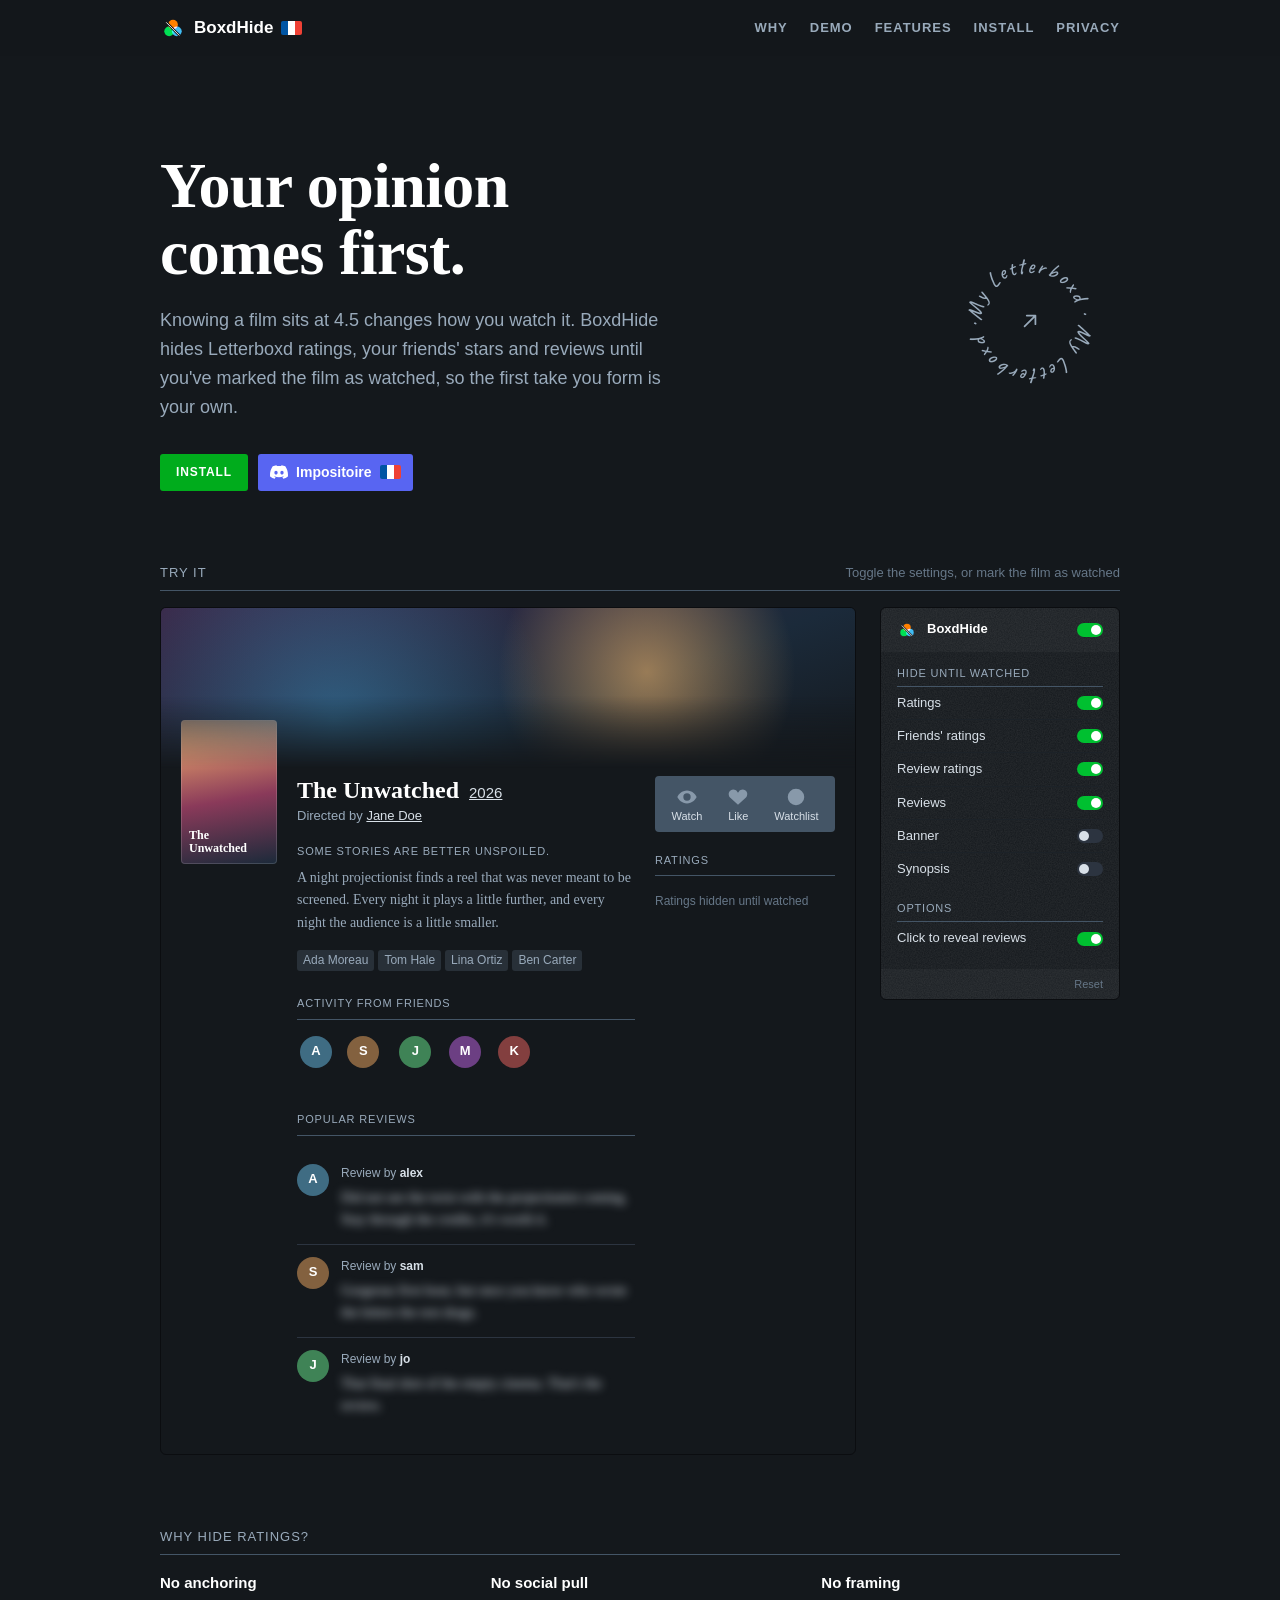
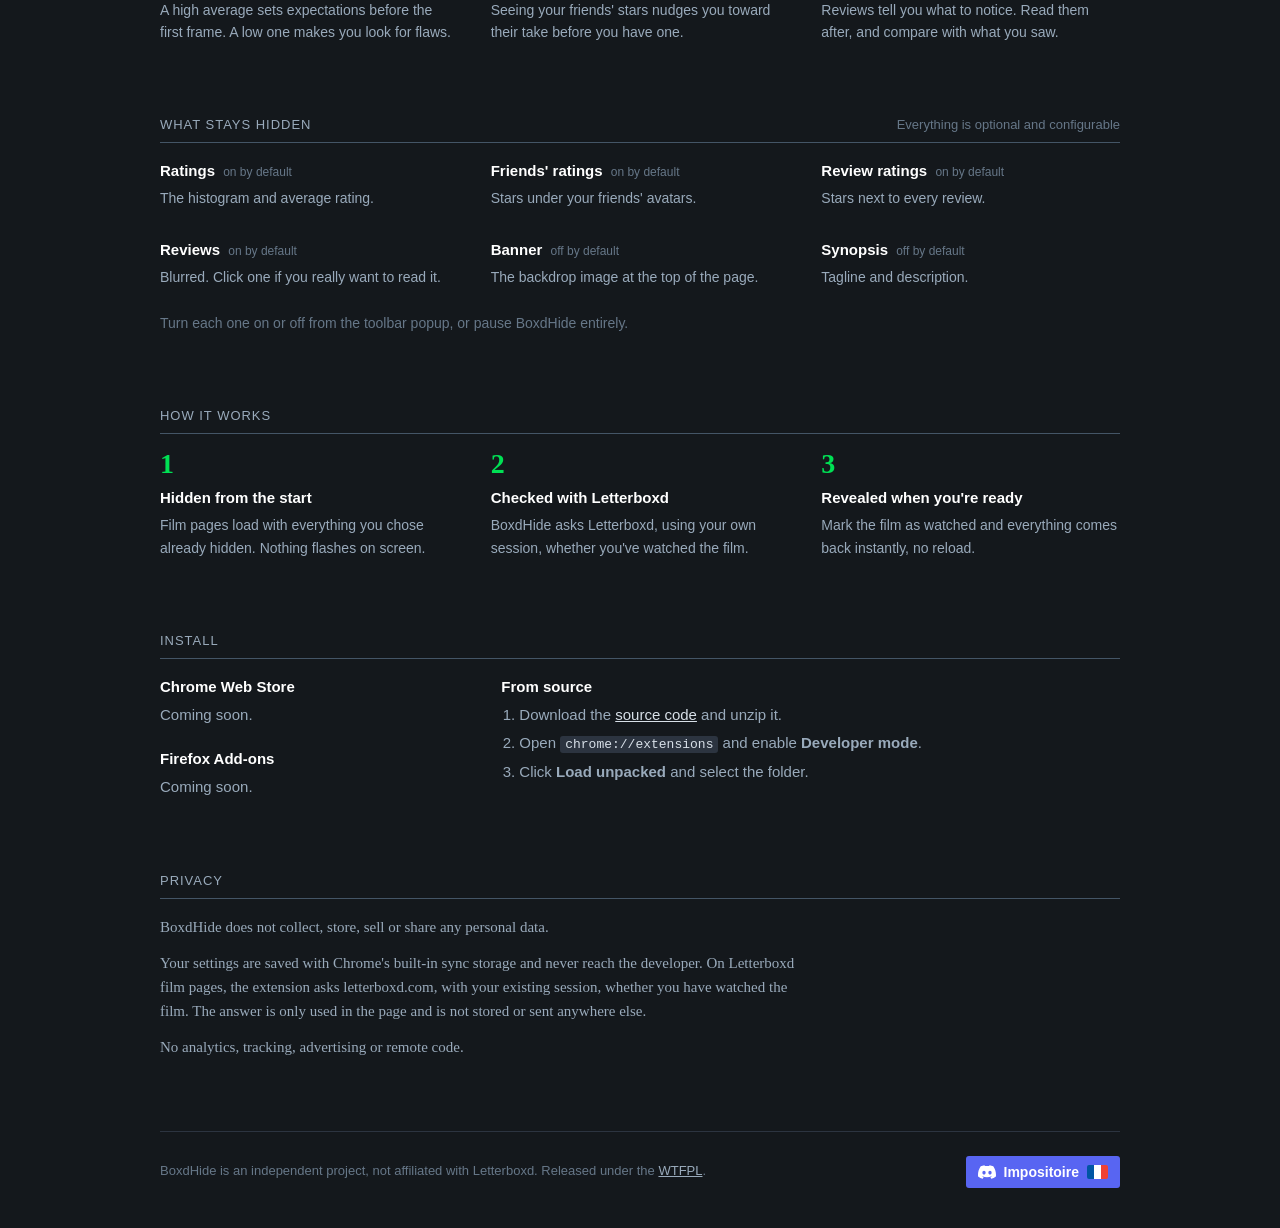
<file: docs/index.html>
<!doctype html>
<html lang="en">
<head>
  <meta charset="utf-8">
  <meta name="viewport" content="width=device-width, initial-scale=1">
  <meta name="color-scheme" content="dark">
  <title>BoxdHide · Form your own opinion on Letterboxd</title>
  <meta name="description" content="A Chrome extension that hides Letterboxd ratings and reviews until you've watched the film, so your opinion isn't biased by anyone else's.">
  <link rel="icon" href="assets/icon.svg" type="image/svg+xml">
  <link rel="stylesheet" href="style.css">
  <script src="script.js" defer></script>
</head>
<body>
  <header class="nav">
    <div class="wrap nav-inner">
      <a class="brand" href="#top">
        <svg class="logo" viewBox="0 0 128 128" aria-hidden="true">
          <mask id="logo-cut">
            <rect width="128" height="128" fill="#fff"/>
            <path class="slash" d="M20 25.5 106 111.5" pathLength="100" stroke="#000" stroke-width="12" stroke-linecap="round"/>
          </mask>
          <g mask="url(#logo-cut)">
            <g class="dots">
              <circle cx="64" cy="47.5" r="24" fill="#ff8000"/>
              <circle cx="45" cy="80.5" r="24" fill="#00e054"/>
              <circle cx="83" cy="80.5" r="24" fill="#40bcf4"/>
            </g>
          </g>
          <path class="slash" d="M32 37.5 94 99.5" pathLength="100" stroke="#fff" stroke-width="4.5" stroke-linecap="round"/>
        </svg>
        BoxdHide
        <span class="flag-fr" role="img" aria-label="France"></span>
      </a>
      <nav class="nav-links">
        <a href="#why">Why</a>
        <a href="#demo">Demo</a>
        <a href="#features">Features</a>
        <a href="#install">Install</a>
        <a href="#privacy">Privacy</a>
        <a class="js-repo" href="#" hidden>GitHub</a>
      </nav>
    </div>
  </header>

  <main id="top">
    <section class="hero wrap">
      <div class="hero-text">
      <h1>Your opinion<br>comes first.</h1>
      <p>Knowing a film sits at 4.5 changes how you watch it. BoxdHide hides Letterboxd ratings, your friends' stars and reviews until you've marked the film as watched, so the first take you form is your own.</p>
      <div class="hero-actions">
        <a class="button -action" href="#install">Install</a>
        <a class="button js-repo" href="#" hidden>View source</a>
        <button type="button" class="discord js-discord" data-handle="Impositoire" title="My Discord: Impositoire (click to copy)"><svg class="discord-logo" viewBox="0 0 24 24" aria-hidden="true"><path fill="currentColor" d="M20.317 4.3698a19.7913 19.7913 0 00-4.8851-1.5152.0741.0741 0 00-.0785.0371c-.211.3753-.4447.8648-.6083 1.2495-1.8447-.2762-3.68-.2762-5.4868 0-.1636-.3933-.4058-.8742-.6177-1.2495a.077.077 0 00-.0785-.037 19.7363 19.7363 0 00-4.8852 1.515.0699.0699 0 00-.0321.0277C.5334 9.0458-.319 13.5799.0992 18.0578a.0824.0824 0 00.0312.0561c2.0528 1.5076 4.0413 2.4228 5.9929 3.0294a.0777.0777 0 00.0842-.0276c.4616-.6304.8731-1.2952 1.226-1.9942a.076.076 0 00-.0416-.1057c-.6528-.2476-1.2743-.5495-1.8722-.8923a.077.077 0 01-.0076-.1277c.1258-.0943.2517-.1923.3718-.2914a.0743.0743 0 01.0776-.0105c3.9278 1.7933 8.18 1.7933 12.0614 0a.0739.0739 0 01.0785.0095c.1202.099.246.1981.3728.2924a.077.077 0 01-.0066.1276 12.2986 12.2986 0 01-1.873.8914.0766.0766 0 00-.0407.1067c.3604.698.7719 1.3628 1.225 1.9932a.076.076 0 00.0842.0286c1.961-.6067 3.9495-1.5219 6.0023-3.0294a.077.077 0 00.0313-.0552c.5004-5.177-.8382-9.6739-3.5485-13.6604a.061.061 0 00-.0312-.0286zM8.02 15.3312c-1.1825 0-2.1569-1.0857-2.1569-2.419 0-1.3332.9555-2.4189 2.157-2.4189 1.2108 0 2.1757 1.0952 2.1568 2.419 0 1.3332-.9555 2.4189-2.1569 2.4189zm7.9748 0c-1.1825 0-2.1569-1.0857-2.1569-2.419 0-1.3332.9554-2.4189 2.1569-2.4189 1.2108 0 2.1757 1.0952 2.1568 2.419 0 1.3332-.946 2.4189-2.1568 2.4189Z"/></svg><span class="discord-text">Impositoire</span><span class="flag-fr" role="img" aria-label="France"></span></button>
      </div>
      </div>

      <a class="stamp" href="https://letterboxd.com/mohgd/" target="_blank" rel="noopener" aria-label="My Letterboxd">
        <svg viewBox="0 0 120 120" aria-hidden="true">
          <path id="stamp-circle" d="M60 60m-44 0a44 44 0 1 1 88 0a44 44 0 1 1-88 0" fill="none"/>
          <text><textPath href="#stamp-circle" textLength="274" lengthAdjust="spacing">My Letterboxd · My Letterboxd ·</textPath></text>
        </svg>
        <svg class="stamp-arrow" viewBox="0 0 24 24" aria-hidden="true"><path d="M7 17 17 7M9 7h8v8"/></svg>
      </a>
    </section>

    <section id="demo" class="wrap section">
      <h2 class="section-heading">Try it <span>Toggle the settings, or mark the film as watched</span></h2>

      <div class="demo" data-hidden="">
        <article class="film">
          <div class="backdrop"><div class="backdrop-art"></div></div>

          <div class="film-body">
            <div class="poster" aria-hidden="true"><span>The<br>Unwatched</span></div>

            <div class="film-main">
              <h3 class="film-title">The Unwatched <a href="#demo">2026</a></h3>
              <p class="film-credits">Directed by <a href="#demo">Jane Doe</a></p>

              <div class="synopsis">
                <p class="tagline">Some stories are better unspoiled.</p>
                <p class="prose">A night projectionist finds a reel that was never meant to be screened. Every night it plays a little further, and every night the audience is a little smaller.</p>
              </div>

              <ul class="cast">
                <li>Ada Moreau</li><li>Tom Hale</li><li>Lina Ortiz</li><li>Ben Carter</li>
              </ul>

              <h4 class="section-heading">Activity from friends</h4>
              <ul class="friends">
                <li><span class="avatar" style="--hue: 200">A</span><span class="stars">★★★★</span></li>
                <li><span class="avatar" style="--hue: 30">S</span><span class="stars">★★★½</span></li>
                <li><span class="avatar" style="--hue: 140">J</span><span class="stars">★★★★★</span></li>
                <li><span class="avatar" style="--hue: 280">M</span><span class="stars">★★★</span></li>
                <li><span class="avatar" style="--hue: 0">K</span><span class="stars">★★★★½</span></li>
              </ul>

              <h4 class="section-heading">Popular reviews</h4>
              <div class="reviews">
                <div class="review">
                  <span class="avatar" style="--hue: 200">A</span>
                  <div>
                    <p class="review-by">Review by <strong>alex</strong> <span class="stars">★★★★½</span></p>
                    <p class="review-text prose">Did not see the twist with the projectionist coming. Stay through the credits, it's worth it.</p>
                  </div>
                </div>
                <div class="review">
                  <span class="avatar" style="--hue: 30">S</span>
                  <div>
                    <p class="review-by">Review by <strong>sam</strong> <span class="stars">★★★</span></p>
                    <p class="review-text prose">Gorgeous first hour, but once you know who wrote the letters the rest drags.</p>
                  </div>
                </div>
                <div class="review">
                  <span class="avatar" style="--hue: 140">J</span>
                  <div>
                    <p class="review-by">Review by <strong>jo</strong> <span class="stars">★★★★★</span></p>
                    <p class="review-text prose">That final shot of the empty cinema. That's the review.</p>
                  </div>
                </div>
              </div>
            </div>

            <aside class="film-sidebar">
              <div class="actions-panel">
                <button type="button" class="action js-watch" aria-pressed="false">
                  <svg viewBox="0 0 24 24" aria-hidden="true"><path d="M12 5C6.5 5 2.7 9.2 1.5 12c1.2 2.8 5 7 10.5 7s9.3-4.2 10.5-7C21.3 9.2 17.5 5 12 5zm0 11a4 4 0 1 1 0-8 4 4 0 0 1 0 8z"/></svg>
                  <span class="js-watch-label">Watch</span>
                </button>
                <span class="action"><svg viewBox="0 0 24 24" aria-hidden="true"><path d="M12 20.5 3.6 12.8C1.1 10.4 1.3 6.3 4.2 4.6c2.4-1.4 5.4-.6 6.8 1.4L12 7.3l1-1.3c1.4-2 4.4-2.8 6.8-1.4 2.9 1.7 3.1 5.8.6 8.2z"/></svg>Like</span>
                <span class="action"><svg viewBox="0 0 24 24" aria-hidden="true"><path d="M12 3a9 9 0 1 0 0 18 9 9 0 0 0 0-18zm1 9.4V7h-2v6.2l4.3 2.6 1-1.7z"/></svg>Watchlist</span>
              </div>

              <h4 class="section-heading">Ratings</h4>
              <div class="histogram">
                <div class="bars">
                  <i style="--h: 3"></i><i style="--h: 4"></i><i style="--h: 6"></i><i style="--h: 9"></i><i style="--h: 14"></i>
                  <i style="--h: 22"></i><i style="--h: 36"></i><i style="--h: 58"></i><i style="--h: 80"></i><i style="--h: 64"></i>
                </div>
                <span class="average">4.2</span>
              </div>
            </aside>
          </div>
        </article>

        <div class="popup">
          <div class="popup-header">
            <img src="assets/icon.svg" alt="" width="20" height="20">
            <span>BoxdHide</span>
            <span class="switch">
              <input type="checkbox" role="switch" data-key="enabled" checked aria-label="Enable BoxdHide">
              <span class="track"></span>
            </span>
          </div>
          <fieldset class="js-settings">
            <div class="popup-section">
              <h4 class="popup-heading">Hide until watched</h4>
              <div class="js-features"></div>
            </div>
            <div class="popup-section">
              <h4 class="popup-heading">Options</h4>
              <div class="js-options"></div>
            </div>
          </fieldset>
          <div class="popup-footer">
            <button type="button" class="popup-link js-reset">Reset</button>
          </div>
          <template class="js-row">
            <label class="popup-row"><span></span><span class="switch"><input type="checkbox" role="switch"><span class="track"></span></span></label>
          </template>
        </div>
      </div>
    </section>

    <section id="why" class="wrap section">
      <h2 class="section-heading">Why hide ratings?</h2>
      <ul class="features">
        <li><h3>No anchoring</h3><p>A high average sets expectations before the first frame. A low one makes you look for flaws.</p></li>
        <li><h3>No social pull</h3><p>Seeing your friends' stars nudges you toward their take before you have one.</p></li>
        <li><h3>No framing</h3><p>Reviews tell you what to notice. Read them after, and compare with what you saw.</p></li>
      </ul>
    </section>

    <section id="features" class="wrap section">
      <h2 class="section-heading">What stays hidden <span>Everything is optional and configurable</span></h2>
      <ul class="features">
        <li><h3>Ratings <em>on by default</em></h3><p>The histogram and average rating.</p></li>
        <li><h3>Friends' ratings <em>on by default</em></h3><p>Stars under your friends' avatars.</p></li>
        <li><h3>Review ratings <em>on by default</em></h3><p>Stars next to every review.</p></li>
        <li><h3>Reviews <em>on by default</em></h3><p>Blurred. Click one if you really want to read it.</p></li>
        <li><h3>Banner <em>off by default</em></h3><p>The backdrop image at the top of the page.</p></li>
        <li><h3>Synopsis <em>off by default</em></h3><p>Tagline and description.</p></li>
      </ul>
      <p class="note">Turn each one on or off from the toolbar popup, or pause BoxdHide entirely.</p>
    </section>

    <section class="wrap section">
      <h2 class="section-heading">How it works</h2>
      <ol class="steps">
        <li><h3>Hidden from the start</h3><p>Film pages load with everything you chose already hidden. Nothing flashes on screen.</p></li>
        <li><h3>Checked with Letterboxd</h3><p>BoxdHide asks Letterboxd, using your own session, whether you've watched the film.</p></li>
        <li><h3>Revealed when you're ready</h3><p>Mark the film as watched and everything comes back instantly, no reload.</p></li>
      </ol>
    </section>

    <section id="install" class="wrap section">
      <h2 class="section-heading">Install</h2>
      <div class="install">
        <div>
          <h3>Chrome Web Store</h3>
          <p>Coming soon.</p>
          <h3 class="install-next">Firefox Add-ons</h3>
          <p>Coming soon.</p>
        </div>
        <div>
          <h3>From source</h3>
          <ol>
            <li>Download the <a class="js-repo-zip" href="#install">source code</a> and unzip it.</li>
            <li>Open <code>chrome://extensions</code> and enable <strong>Developer mode</strong>.</li>
            <li>Click <strong>Load unpacked</strong> and select the folder.</li>
          </ol>
        </div>
      </div>
    </section>

    <section id="privacy" class="wrap section">
      <h2 class="section-heading">Privacy</h2>
      <div class="prose privacy">
        <p>BoxdHide does not collect, store, sell or share any personal data.</p>
        <p>Your settings are saved with Chrome's built-in sync storage and never reach the developer. On Letterboxd film pages, the extension asks letterboxd.com, with your existing session, whether you have watched the film. The answer is only used in the page and is not stored or sent anywhere else.</p>
        <p>No analytics, tracking, advertising or remote code.</p>
      </div>
    </section>
  </main>

  <footer class="footer wrap">
    <p>BoxdHide is an independent project, not affiliated with Letterboxd. Released under the <a href="https://www.wtfpl.net/">WTFPL</a>.</p>
    <button type="button" class="discord js-discord" data-handle="Impositoire" title="My Discord: Impositoire (click to copy)"><svg class="discord-logo" viewBox="0 0 24 24" aria-hidden="true"><path fill="currentColor" d="M20.317 4.3698a19.7913 19.7913 0 00-4.8851-1.5152.0741.0741 0 00-.0785.0371c-.211.3753-.4447.8648-.6083 1.2495-1.8447-.2762-3.68-.2762-5.4868 0-.1636-.3933-.4058-.8742-.6177-1.2495a.077.077 0 00-.0785-.037 19.7363 19.7363 0 00-4.8852 1.515.0699.0699 0 00-.0321.0277C.5334 9.0458-.319 13.5799.0992 18.0578a.0824.0824 0 00.0312.0561c2.0528 1.5076 4.0413 2.4228 5.9929 3.0294a.0777.0777 0 00.0842-.0276c.4616-.6304.8731-1.2952 1.226-1.9942a.076.076 0 00-.0416-.1057c-.6528-.2476-1.2743-.5495-1.8722-.8923a.077.077 0 01-.0076-.1277c.1258-.0943.2517-.1923.3718-.2914a.0743.0743 0 01.0776-.0105c3.9278 1.7933 8.18 1.7933 12.0614 0a.0739.0739 0 01.0785.0095c.1202.099.246.1981.3728.2924a.077.077 0 01-.0066.1276 12.2986 12.2986 0 01-1.873.8914.0766.0766 0 00-.0407.1067c.3604.698.7719 1.3628 1.225 1.9932a.076.076 0 00.0842.0286c1.961-.6067 3.9495-1.5219 6.0023-3.0294a.077.077 0 00.0313-.0552c.5004-5.177-.8382-9.6739-3.5485-13.6604a.061.061 0 00-.0312-.0286zM8.02 15.3312c-1.1825 0-2.1569-1.0857-2.1569-2.419 0-1.3332.9555-2.4189 2.157-2.4189 1.2108 0 2.1757 1.0952 2.1568 2.419 0 1.3332-.9555 2.4189-2.1569 2.4189zm7.9748 0c-1.1825 0-2.1569-1.0857-2.1569-2.419 0-1.3332.9554-2.4189 2.1569-2.4189 1.2108 0 2.1757 1.0952 2.1568 2.419 0 1.3332-.946 2.4189-2.1568 2.4189Z"/></svg><span class="discord-text">Impositoire</span><span class="flag-fr" role="img" aria-label="France"></span></button>
  </footer>
</body>
</html>
</file>
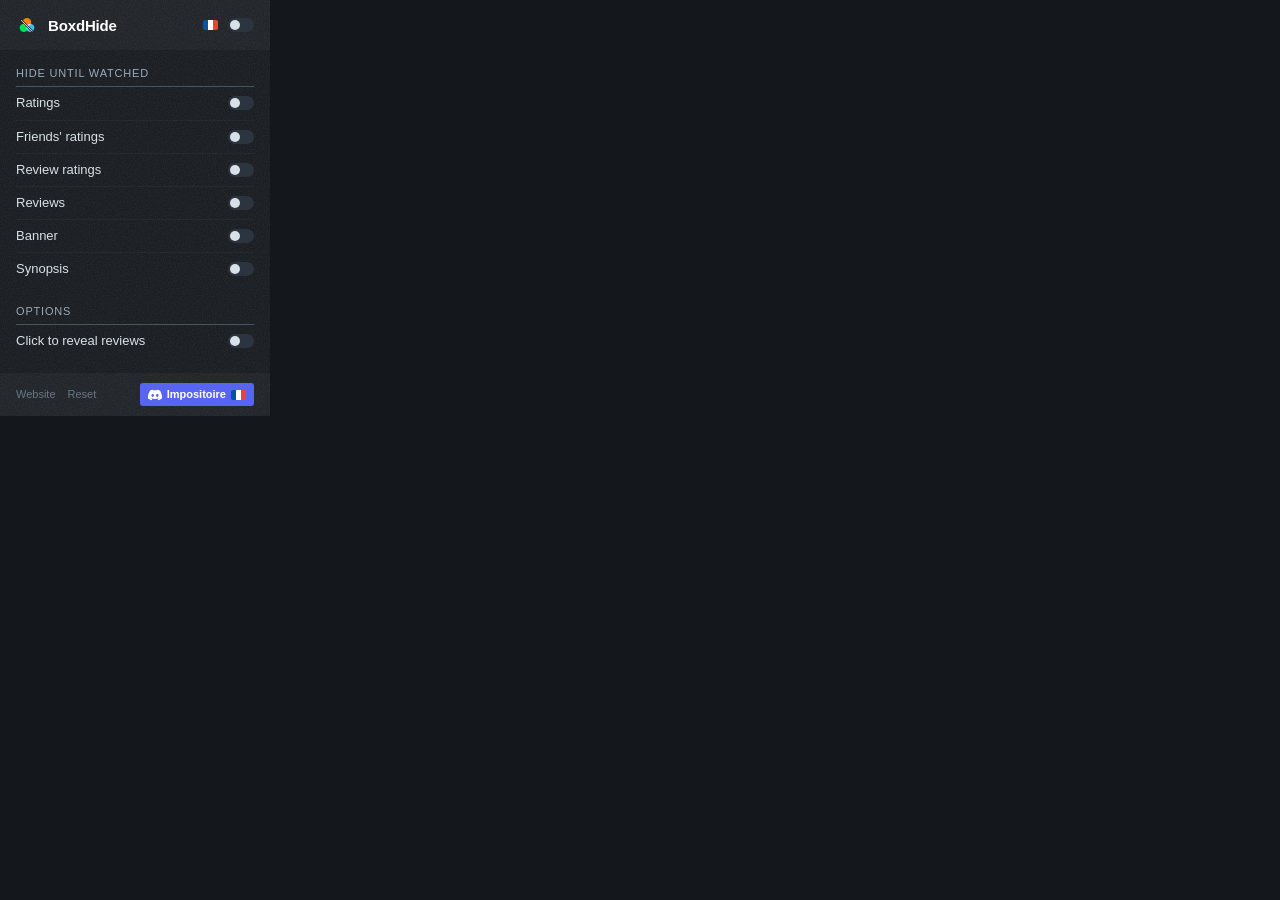
<file: src/popup/popup.html>
<!doctype html>
<html lang="en">
<head>
  <meta charset="utf-8">
  <!-- Dark canvas from the first frame, before the stylesheet loads. -->
  <meta name="color-scheme" content="dark">
  <title>BoxdHide</title>
  <link rel="stylesheet" href="popup.css">
  <script src="../settings.js" defer></script>
  <script src="popup.js" defer></script>
</head>
<body>
  <header class="header">
    <img src="../../icons/logo.svg" alt="" width="22" height="22">
    <h1>BoxdHide</h1>
    <span class="flag-fr" role="img" aria-label="France"></span>
    <span class="switch">
      <input type="checkbox" role="switch" data-key="enabled" aria-label="Enable BoxdHide">
      <span class="track"></span>
    </span>
  </header>

  <fieldset id="settings">
    <section>
      <h2>Hide until watched</h2>
      <div id="features"></div>
    </section>
    <section>
      <h2>Options</h2>
      <div id="options"></div>
    </section>
  </fieldset>

  <footer class="footer">
    <a href="https://mo-gd.github.io/boxdhide/" target="_blank" rel="noopener">Website</a>
    <button type="button" id="reset">Reset</button>
    <button type="button" class="discord js-discord" data-handle="Impositoire" title="My Discord: Impositoire (click to copy)"><svg class="discord-logo" viewBox="0 0 24 24" aria-hidden="true"><path fill="currentColor" d="M20.317 4.3698a19.7913 19.7913 0 00-4.8851-1.5152.0741.0741 0 00-.0785.0371c-.211.3753-.4447.8648-.6083 1.2495-1.8447-.2762-3.68-.2762-5.4868 0-.1636-.3933-.4058-.8742-.6177-1.2495a.077.077 0 00-.0785-.037 19.7363 19.7363 0 00-4.8852 1.515.0699.0699 0 00-.0321.0277C.5334 9.0458-.319 13.5799.0992 18.0578a.0824.0824 0 00.0312.0561c2.0528 1.5076 4.0413 2.4228 5.9929 3.0294a.0777.0777 0 00.0842-.0276c.4616-.6304.8731-1.2952 1.226-1.9942a.076.076 0 00-.0416-.1057c-.6528-.2476-1.2743-.5495-1.8722-.8923a.077.077 0 01-.0076-.1277c.1258-.0943.2517-.1923.3718-.2914a.0743.0743 0 01.0776-.0105c3.9278 1.7933 8.18 1.7933 12.0614 0a.0739.0739 0 01.0785.0095c.1202.099.246.1981.3728.2924a.077.077 0 01-.0066.1276 12.2986 12.2986 0 01-1.873.8914.0766.0766 0 00-.0407.1067c.3604.698.7719 1.3628 1.225 1.9932a.076.076 0 00.0842.0286c1.961-.6067 3.9495-1.5219 6.0023-3.0294a.077.077 0 00.0313-.0552c.5004-5.177-.8382-9.6739-3.5485-13.6604a.061.061 0 00-.0312-.0286zM8.02 15.3312c-1.1825 0-2.1569-1.0857-2.1569-2.419 0-1.3332.9555-2.4189 2.157-2.4189 1.2108 0 2.1757 1.0952 2.1568 2.419 0 1.3332-.9555 2.4189-2.1569 2.4189zm7.9748 0c-1.1825 0-2.1569-1.0857-2.1569-2.419 0-1.3332.9554-2.4189 2.1569-2.4189 1.2108 0 2.1757 1.0952 2.1568 2.419 0 1.3332-.946 2.4189-2.1568 2.4189Z"/></svg><span class="discord-text">Impositoire</span><span class="flag-fr" role="img" aria-label="France"></span></button>
  </footer>

  <template id="row-template">
    <label class="row">
      <span></span>
      <span class="switch">
        <input type="checkbox" role="switch">
        <span class="track"></span>
      </span>
    </label>
  </template>
</body>
</html>
</file>
<file: docs/style.css>
:root {
  --bg: #14181c;
  --surface: #1c2228;
  --panel: #2c3440;
  --line: #456;
  --text: #9ab;
  --bright: #d8e0e8;
  --muted: #678;
  --green: #00e054;
  --action: #00ac1c;
  --blue: #40bcf4;
  --sans: -apple-system, BlinkMacSystemFont, "Helvetica Neue", "Segoe UI", Roboto, sans-serif;
  --serif: Georgia, "Times New Roman", serif;
  --hand: "Caveat", "Bradley Hand", cursive;
  --grain: url("data:image/svg+xml,%3Csvg xmlns='http://www.w3.org/2000/svg' width='160' height='160'%3E%3Cfilter id='g'%3E%3CfeTurbulence type='fractalNoise' baseFrequency='.85' numOctaves='3' stitchTiles='stitch'/%3E%3CfeColorMatrix values='0 0 0 0 1 0 0 0 0 1 0 0 0 0 1 0 0 0 .09 0'/%3E%3C/filter%3E%3Crect width='100%25' height='100%25' filter='url(%23g)'/%3E%3C/svg%3E");
  color-scheme: dark;
}

/* Subset of Caveat (SIL Open Font License, see assets/fonts/OFL.txt) for the hero stamp. */
@font-face {
  font-family: "Caveat";
  src: url("assets/fonts/caveat.woff2") format("woff2");
  font-weight: 500;
  font-display: swap;
}

* {
  box-sizing: border-box;
}

html {
  scroll-behavior: smooth;
  scroll-padding-top: 64px;
  background: var(--bg);
}

body {
  margin: 0;
  color: var(--text);
  font: 15px/1.6 var(--sans);
}

a {
  color: var(--bright);
}

a:hover {
  color: var(--blue);
}

h1, h2, h3, h4, p, ul, ol {
  margin: 0;
}

.wrap {
  width: min(960px, 100% - 40px);
  margin-inline: auto;
}

.prose {
  font-family: var(--serif);
}

/* Navigation */

.nav {
  position: sticky;
  top: 0;
  z-index: 10;
  background: rgb(20 24 28 / 92%);
  backdrop-filter: blur(8px);
}

.nav-inner {
  display: flex;
  align-items: center;
  justify-content: space-between;
  height: 56px;
}

.brand {
  display: flex;
  align-items: center;
  gap: 8px;
  color: #fff;
  font-weight: 700;
  font-size: 17px;
  text-decoration: none;
}

/* Logo loop: the dots pulse in turn, then the slash cuts through and retracts. */
.logo {
  width: 26px;
  height: 26px;
}

.logo .dots {
  isolation: isolate;
}

.logo circle {
  mix-blend-mode: screen;
  transform-box: fill-box;
  transform-origin: center;
  animation: logo-dot 4s ease-in-out infinite;
}

.logo circle:nth-of-type(2) {
  animation-delay: 0.12s;
}

.logo circle:nth-of-type(3) {
  animation-delay: 0.24s;
}

/* The gap is longer than the path, and offsets go past its ends, so no round cap lingers. */
.logo .slash {
  stroke-dasharray: 100 120;
  animation: logo-slash 4s ease-in-out infinite;
}

@keyframes logo-dot {
  0%, 16%, 100% { transform: scale(1); }
  8% { transform: scale(1.14); }
}

@keyframes logo-slash {
  0%, 18% { stroke-dashoffset: 110; }
  40%, 82% { stroke-dashoffset: 0; }
  100% { stroke-dashoffset: -110; }
}

@media (prefers-reduced-motion: reduce) {
  .logo circle,
  .logo .slash {
    animation: none;
    stroke-dashoffset: 0;
  }
}

.nav-links {
  display: flex;
  gap: 22px;
}

.nav-links a {
  color: var(--text);
  font-size: 13px;
  font-weight: 700;
  letter-spacing: 0.075em;
  text-decoration: none;
  text-transform: uppercase;
}

.nav-links a:hover {
  color: #fff;
}

/* Hero */

.hero {
  display: grid;
  grid-template-columns: 1fr auto;
  align-items: center;
  gap: 40px;
  padding: 96px 0 72px;
}

/* Handwritten circular link to the author's Letterboxd profile. */
.stamp {
  position: relative;
  display: grid;
  place-items: center;
  width: 132px;
  height: 132px;
  margin-right: 24px;
  color: var(--text);
  text-decoration: none;
  transition: color 0.2s;
}

.stamp:hover,
.stamp:focus-visible {
  color: var(--green);
}

.stamp svg:first-child {
  position: absolute;
  inset: 0;
  width: 100%;
  height: 100%;
  overflow: visible;
  animation: stamp-spin 24s linear infinite;
}

.stamp:hover svg:first-child {
  animation-play-state: paused;
}

.stamp text {
  fill: currentColor;
  font: 500 20px var(--hand);
}

.stamp-arrow {
  width: 26px;
  height: 26px;
  fill: none;
  stroke: currentColor;
  stroke-width: 1.6;
  stroke-linecap: round;
  stroke-linejoin: round;
}

@keyframes stamp-spin {
  to { transform: rotate(360deg); }
}

@media (prefers-reduced-motion: reduce) {
  .stamp svg:first-child {
    animation: none;
  }
}

.hero h1 {
  color: #fff;
  font: 700 clamp(40px, 7vw, 64px)/1.05 var(--serif);
  letter-spacing: -0.01em;
}

.hero p {
  max-width: 520px;
  margin-top: 20px;
  font-size: 18px;
}

.hero-actions {
  display: flex;
  gap: 10px;
  margin-top: 32px;
}

.button {
  padding: 9px 16px;
  border-radius: 3px;
  background: var(--line);
  color: #fff;
  font-size: 12px;
  font-weight: 700;
  letter-spacing: 0.075em;
  text-decoration: none;
  text-transform: uppercase;
}

.button:hover {
  color: #fff;
  background: #567;
}

.button.-action {
  background: var(--action);
}

.button.-action:hover {
  background: #009d1a;
}

.discord {
  display: inline-flex;
  align-items: center;
  gap: 8px;
  padding: 7px 12px;
  border: 0;
  border-radius: 3px;
  background: #5865f2;
  color: #fff;
  font: 700 14px var(--sans);
  white-space: nowrap;
  cursor: pointer;
  transition: background 0.15s;
}

.discord:hover,
.discord:focus-visible {
  background: #4752c4;
}

.discord.is-copied {
  background: var(--action);
}

.discord-logo {
  width: 18px;
  height: 18px;
}

.flag-fr {
  display: inline-block;
  flex: none;
  width: 21px;
  height: 14px;
  border-radius: 2px;
  background: linear-gradient(90deg, #0055a4 33.33%, #fff 33.33% 66.66%, #ef4135 66.66%);
}

/* Sections */

.section {
  padding-bottom: 72px;
}

.section-heading {
  display: flex;
  flex-wrap: wrap;
  justify-content: space-between;
  gap: 2px 16px;
  margin-bottom: 16px;
  padding-bottom: 6px;
  border-bottom: 1px solid var(--line);
  color: var(--text);
  font-size: 13px;
  font-weight: 400;
  letter-spacing: 0.075em;
  text-transform: uppercase;
}

.section-heading span {
  color: var(--muted);
  letter-spacing: normal;
  text-transform: none;
}

/* Demo: fictional film page */

.demo {
  display: grid;
  grid-template-columns: 1fr 240px;
  gap: 24px;
  align-items: start;
}

.film {
  overflow: hidden;
  border: 1px solid #0b0d10;
  border-radius: 6px;
  background: var(--bg);
}

.backdrop {
  height: 160px;
  background: var(--bg);
}

.backdrop-art {
  height: 100%;
  background:
    radial-gradient(circle at 70% 40%, rgb(255 190 110 / 55%), transparent 30%),
    radial-gradient(circle at 25% 70%, rgb(64 188 244 / 35%), transparent 40%),
    linear-gradient(160deg, #3a2a4a, #1b2a3a 60%, var(--bg));
  mask-image: linear-gradient(to bottom, #000 55%, transparent);
}

.film-body {
  display: grid;
  grid-template-columns: 96px 1fr 180px;
  gap: 20px;
  margin-top: -48px;
  padding: 0 20px 24px;
}

.poster {
  display: grid;
  place-items: end start;
  aspect-ratio: 2 / 3;
  padding: 8px;
  border-radius: 4px;
  background: linear-gradient(170deg, #ffbe6e, #8a3a5a 55%, #1b2a3a);
  box-shadow: inset 0 0 0 1px rgb(255 255 255 / 15%);
  color: #fff;
  font: 700 12px/1.1 var(--serif);
}

.film-main {
  min-width: 0;
  padding-top: 56px;
}

.film-title {
  color: #fff;
  font: 700 24px/1.2 var(--serif);
}

.film-title a {
  margin-left: 4px;
  font: 400 15px var(--sans);
}

.film-credits {
  margin-top: 2px;
  font-size: 13px;
}

.synopsis {
  margin-top: 16px;
}

.tagline {
  font-size: 11px;
  letter-spacing: 0.075em;
  text-transform: uppercase;
}

.synopsis .prose {
  margin-top: 6px;
  font-size: 14px;
}

.cast {
  display: flex;
  flex-wrap: wrap;
  gap: 4px;
  margin: 16px 0 24px;
  padding: 0;
  list-style: none;
}

.cast li {
  padding: 1px 6px;
  border-radius: 3px;
  background: #283038;
  font-size: 12px;
}

.film h4.section-heading {
  font-size: 11px;
}

.friends {
  display: flex;
  flex-wrap: wrap;
  gap: 10px;
  margin-bottom: 24px;
  padding: 0;
  list-style: none;
}

.friends li {
  display: grid;
  justify-items: center;
  gap: 2px;
}

.avatar {
  display: grid;
  place-items: center;
  flex: none;
  width: 32px;
  height: 32px;
  border-radius: 50%;
  background: hsl(var(--hue) 35% 38%);
  color: #fff;
  font-size: 13px;
  font-weight: 700;
}

.stars {
  color: var(--green);
  font-size: 11px;
  letter-spacing: -0.05em;
}

.review {
  display: flex;
  gap: 12px;
  padding: 12px 0;
}

.review + .review {
  border-top: 1px solid var(--panel);
}

.review-by {
  font-size: 12px;
}

.review-by strong {
  color: var(--bright);
}

.review-text {
  margin-top: 4px;
  color: var(--bright);
  font-size: 14px;
  transition: filter 0.2s;
}

.film-sidebar {
  padding-top: 56px;
}

.actions-panel {
  display: flex;
  justify-content: space-around;
  margin-bottom: 20px;
  padding: 10px 4px;
  border-radius: 4px;
  background: var(--line);
}

.action {
  display: grid;
  justify-items: center;
  gap: 2px;
  padding: 0;
  border: 0;
  background: none;
  color: var(--bright);
  font: 11px var(--sans);
}

.action svg {
  width: 22px;
  height: 22px;
  fill: #8899aa;
}

button.action {
  cursor: pointer;
}

button.action:hover svg,
.action.-on svg {
  fill: var(--green);
}

.histogram {
  display: flex;
  align-items: flex-end;
  gap: 8px;
}

.bars {
  display: flex;
  align-items: flex-end;
  gap: 1px;
  flex: 1;
  height: 44px;
}

.bars i {
  flex: 1;
  height: calc(var(--h) * 1%);
  border-radius: 1px 1px 0 0;
  background: var(--line);
}

.average {
  color: var(--text);
  font-size: 20px;
  line-height: 1;
}

/* Demo: hidden states, mirroring the extension. */

.synopsis::after,
.histogram::after {
  color: var(--muted);
  font-size: 12px;
}

.demo[data-hidden~="backdrop"] .backdrop-art {
  visibility: hidden;
}

.demo[data-hidden~="synopsis"] .synopsis > * {
  display: none;
}

.demo[data-hidden~="synopsis"] .synopsis::after {
  content: "Synopsis hidden until watched";
}

.demo[data-hidden~="ratings"] .histogram > * {
  display: none;
}

.demo[data-hidden~="ratings"] .histogram::after {
  content: "Ratings hidden until watched";
}

.demo[data-hidden~="friendRatings"] .friends .stars,
.demo[data-hidden~="reviewRatings"] .review .stars {
  visibility: hidden;
}

.demo[data-hidden~="reviews"] .review-text:not(.is-revealed) {
  filter: blur(5px);
  user-select: none;
}

.demo[data-hidden~="reviews"][data-reveal] .review-text:not(.is-revealed) {
  cursor: pointer;
}

/* Demo: popup replica */

.popup {
  position: sticky;
  top: 72px;
  overflow: hidden;
  border: 1px solid #0b0d10;
  border-radius: 6px;
  background: var(--grain), var(--bg);
  color: var(--bright);
  font-size: 13px;
  line-height: 1.4;
}

.popup-header {
  display: flex;
  align-items: center;
  gap: 10px;
  padding: 12px 16px;
  background: rgb(255 255 255 / 3%);
  color: #fff;
  font-weight: 700;
}

.popup-header span {
  flex: 1;
}

.popup-section {
  padding: 14px 16px 2px;
}

.popup-heading {
  padding-bottom: 5px;
  border-bottom: 1px solid var(--line);
  color: var(--text);
  font-size: 11px;
  font-weight: 400;
  letter-spacing: 0.075em;
  text-transform: uppercase;
}

.popup-row {
  display: flex;
  align-items: center;
  justify-content: space-between;
  padding: 7px 0;
  cursor: pointer;
}

.popup-row + .popup-row {
  border-top: 1px solid var(--surface);
}

.popup fieldset {
  min-width: 0;
  margin: 0;
  padding: 0;
  border: 0;
  transition: opacity 0.15s;
}

.popup fieldset:disabled {
  opacity: 0.35;
}

.popup fieldset:disabled .popup-row {
  cursor: default;
}

/* Switch: a transparent checkbox over a drawn track, as in the extension. */
.popup .switch {
  position: relative;
  flex: none;
  width: 26px;
  height: 14px;
}

.popup .switch input {
  position: absolute;
  inset: 0;
  z-index: 1;
  width: 100%;
  height: 100%;
  margin: 0;
  opacity: 0;
  cursor: pointer;
}

.popup fieldset:disabled .switch input {
  cursor: default;
}

.popup .track {
  position: absolute;
  inset: 0;
  border-radius: 7px;
  background: var(--panel);
  transition: background 0.15s;
}

.popup .track::after {
  content: "";
  position: absolute;
  top: 2px;
  left: 2px;
  width: 10px;
  height: 10px;
  border-radius: 50%;
  background: var(--bright);
  transition: transform 0.15s;
}

.popup input:checked + .track {
  background: #00c030;
}

.popup input:checked + .track::after {
  transform: translateX(12px);
  background: #fff;
}

.popup input:focus-visible + .track {
  outline: 1px solid var(--muted);
  outline-offset: 2px;
}

.popup-footer {
  display: flex;
  justify-content: flex-end;
  margin-top: 12px;
  padding: 9px 16px;
  background: rgb(255 255 255 / 3%);
}

.popup-link {
  padding: 0;
  border: 0;
  background: none;
  color: var(--muted);
  font: 11px var(--sans);
  cursor: pointer;
}

.popup-link:hover {
  color: #fff;
}

/* Features, steps, install */

.features,
.steps {
  display: grid;
  grid-template-columns: repeat(3, 1fr);
  gap: 28px 32px;
  padding: 0;
  list-style: none;
}

.features h3,
.steps h3,
.install h3 {
  margin-bottom: 4px;
  color: #fff;
  font-size: 15px;
}

.features em {
  margin-left: 4px;
  color: var(--muted);
  font-size: 12px;
  font-style: normal;
  font-weight: 400;
}

.features p,
.steps p {
  font-size: 14px;
}

.note {
  margin-top: 24px;
  color: var(--muted);
  font-size: 14px;
}

.steps {
  counter-reset: step;
}

.steps li::before {
  counter-increment: step;
  content: counter(step);
  display: block;
  margin-bottom: 8px;
  color: var(--green);
  font: 700 28px/1 var(--serif);
}

.install {
  display: grid;
  grid-template-columns: 1fr 2fr;
  gap: 32px;
}

.install ol {
  padding-left: 18px;
}

.install-next {
  margin-top: 20px;
}

.install li + li {
  margin-top: 4px;
}

code {
  padding: 1px 5px;
  border-radius: 3px;
  background: var(--panel);
  color: var(--bright);
  font-size: 13px;
}

.privacy {
  max-width: 640px;
}

.privacy p + p {
  margin-top: 12px;
}

.footer {
  display: flex;
  flex-wrap: wrap;
  align-items: center;
  justify-content: space-between;
  gap: 16px;
  padding: 24px 0 40px;
  border-top: 1px solid var(--panel);
  color: var(--muted);
  font-size: 13px;
}

.footer a {
  color: var(--text);
}

/* Small screens */

@media (max-width: 760px) {
  .nav-links a:not(.js-repo) {
    display: none;
  }

  .hero {
    grid-template-columns: 1fr;
    gap: 24px;
    padding: 56px 0 48px;
  }

  .stamp {
    justify-self: end;
    width: 104px;
    height: 104px;
    margin-right: 0;
  }

  .demo {
    grid-template-columns: 1fr;
  }

  .popup {
    position: static;
    order: -1;
  }

  .film-body {
    grid-template-columns: 72px 1fr;
  }

  .poster {
    padding: 6px;
    font-size: 10px;
  }

  .film-sidebar {
    grid-column: 1 / -1;
    padding-top: 0;
  }

  .features,
  .steps,
  .install {
    grid-template-columns: 1fr;
  }
}
</file>
<file: src/popup/popup.css>
/* Letterboxd palette. */
:root {
  --bg: #14181c;
  --raised: rgb(255 255 255 / 3%);
  --line: #2c3440;
  --rule: #456;
  --text: #d8e0e8;
  --muted: #9ab;
  --dim: #678;
  --on: #00c030;
  --orange: #ff8000;
  --grain: url("data:image/svg+xml,%3Csvg xmlns='http://www.w3.org/2000/svg' width='160' height='160'%3E%3Cfilter id='g'%3E%3CfeTurbulence type='fractalNoise' baseFrequency='.85' numOctaves='3' stitchTiles='stitch'/%3E%3CfeColorMatrix values='0 0 0 0 1 0 0 0 0 1 0 0 0 0 1 0 0 0 .09 0'/%3E%3C/filter%3E%3Crect width='100%25' height='100%25' filter='url(%23g)'/%3E%3C/svg%3E");
  color-scheme: dark;
  background: var(--bg);
}

body {
  width: 270px;
  margin: 0;
  background: var(--grain), var(--bg);
  color: var(--text);
  font: 13px/1.4 -apple-system, BlinkMacSystemFont, "Helvetica Neue", "Segoe UI", Roboto, sans-serif;
}

/* No animation while the initial state is being filled in. */
body:not(.ready) * {
  transition: none !important;
}

.header {
  display: flex;
  align-items: center;
  gap: 10px;
  padding: 14px 16px;
  background: var(--raised);
}

.header h1 {
  flex: 1;
  margin: 0;
  color: #fff;
  font-size: 15px;
  font-weight: 700;
  letter-spacing: -0.01em;
}

fieldset {
  min-width: 0;
  margin: 0;
  padding: 0;
  border: 0;
  transition: opacity 0.15s;
}

fieldset:disabled {
  opacity: 0.35;
}

section {
  padding: 16px 16px 2px;
}

/* Letterboxd section heading: small caps label over a rule. */
h2 {
  margin: 0;
  padding-bottom: 5px;
  border-bottom: 1px solid var(--rule);
  color: var(--muted);
  font-size: 11px;
  font-weight: 400;
  letter-spacing: 0.075em;
  text-transform: uppercase;
}

.row {
  display: flex;
  align-items: center;
  justify-content: space-between;
  padding: 7px 0;
  cursor: pointer;
}

.row + .row {
  border-top: 1px solid var(--raised);
}

fieldset:disabled .row {
  cursor: default;
}

/* Switch: a transparent checkbox over a drawn track, for consistent rendering across browsers. */
.switch {
  position: relative;
  flex: none;
  width: 26px;
  height: 14px;
}

.switch input {
  position: absolute;
  inset: 0;
  z-index: 1;
  width: 100%;
  height: 100%;
  margin: 0;
  opacity: 0;
  cursor: inherit;
}

.header .switch input {
  cursor: pointer;
}

.track {
  position: absolute;
  inset: 0;
  border-radius: 7px;
  background: var(--line);
  transition: background 0.15s;
}

.track::after {
  content: "";
  position: absolute;
  top: 2px;
  left: 2px;
  width: 10px;
  height: 10px;
  border-radius: 50%;
  background: var(--text);
  transition: transform 0.15s;
}

input:checked + .track {
  background: var(--on);
}

input:checked + .track::after {
  transform: translateX(12px);
  background: #fff;
}

input:focus-visible + .track {
  outline: 1px solid var(--muted);
  outline-offset: 2px;
}

.footer {
  display: flex;
  align-items: center;
  gap: 12px;
  margin-top: 14px;
  padding: 10px 16px;
  background: var(--raised);
}

.footer a,
#reset {
  padding: 0;
  border: 0;
  background: none;
  color: var(--dim);
  font: inherit;
  font-size: 11px;
  text-decoration: none;
  cursor: pointer;
}

.footer a:hover,
.footer a:focus-visible,
#reset:hover,
#reset:focus-visible {
  color: #fff;
}

.footer .discord {
  display: flex;
  align-items: center;
  gap: 5px;
  margin-left: auto;
  padding: 4px 8px;
  border: 0;
  border-radius: 3px;
  background: #5865f2;
  color: #fff;
  font: inherit;
  font-size: 11px;
  font-weight: 700;
  white-space: nowrap;
  cursor: pointer;
}

.footer .discord:hover,
.footer .discord:focus-visible {
  background: #4752c4;
}

.footer .discord.is-copied {
  background: var(--on);
}

.discord-logo {
  width: 14px;
  height: 14px;
}

.flag-fr {
  display: inline-block;
  flex: none;
  width: 15px;
  height: 10px;
  border-radius: 2px;
  background: linear-gradient(90deg, #0055a4 33.33%, #fff 33.33% 66.66%, #ef4135 66.66%);
}
</file>
